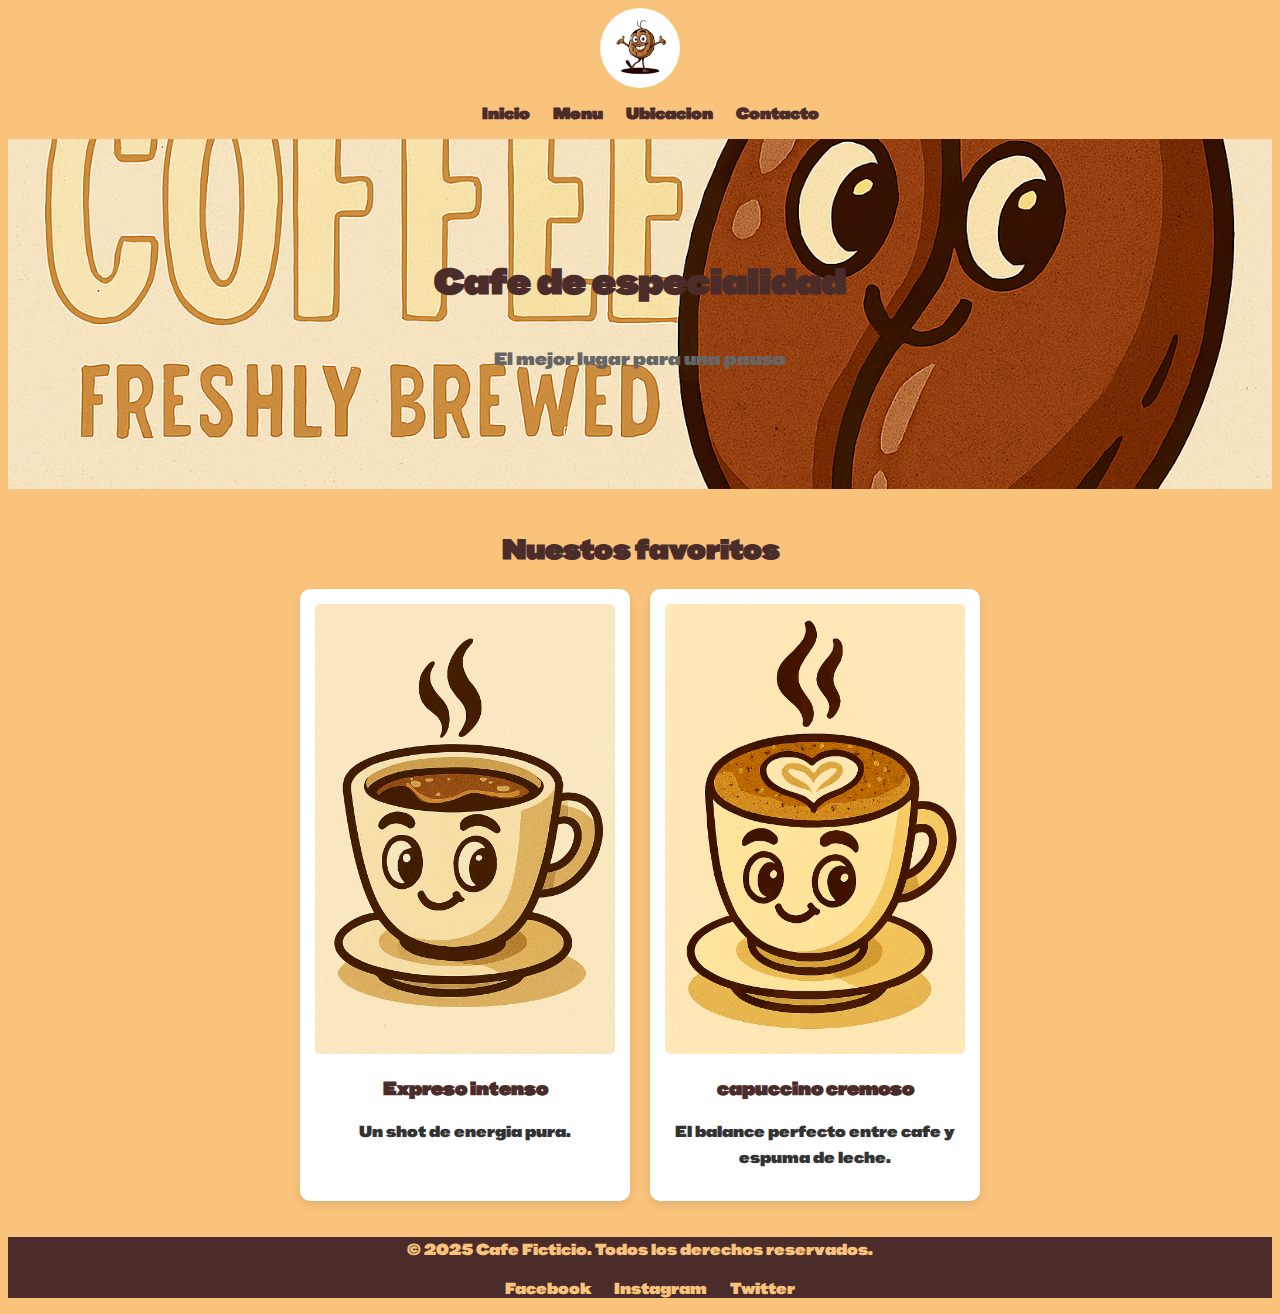
<file: primeraEntrega/index.html>
<!DOCTYPE html>
<html lang="en">

<head>
    <meta charset="UTF-8">
    <meta name="viewport" content="width=device-width, initial-scale=1.0">
    <title>Cafe loco</title>
    <!-- Fonts -->
    <link rel="preconnect" href="https://fonts.googleapis.com">
<link rel="preconnect" href="https://fonts.gstatic.com" crossorigin>
<link href="https://fonts.googleapis.com/css2?family=BBH+Sans+Hegarty&family=Gravitas+One&family=Roboto+Slab:wght@100..900&display=swap" rel="stylesheet">
<link href="https://fonts.googleapis.com/css2?family=BBH+Sans+Hegarty&family=DM+Serif+Display:ital@0;1&family=Gravitas+One&family=Roboto+Slab:wght@100..900&display=swap" rel="stylesheet">
<!-- CSS -->
    <link rel="stylesheet" href="styles/styles.css">
    
</head>

<body>
    <header>
        <img src="img/logo-cafe.png" alt="Logo de la empresa" class="logo">

        <nav class="navegador">
            <ul>
                <li><a href="index.html" class="link activo">Inicio</a></li>
                <li><a href="menu.html">Menu</a></li>
                <li><a href="ubicacion.html">Ubicacion</a></li>
                <li><a href="contacto.html">Contacto</a></li>
            </ul>
        </nav>
    </header>
    <main>
        <section class="seccion hero">
            <h1>Cafe de especialidad</h1>
            <p class="subtitulo">El mejor lugar para una pausa</p>
        </section>
        <section class="seccion destacados">
            <h2>Nuestos favoritos</h2>
            <div class="contenedor-tarjetas">
                <article class="tarjeta-producto">
                    <img src="img/expreso.png" alt="taza de cafe expreso" class="tarjeta-imagen">
                    <h3>Expreso intenso</h3>
                    <p>Un shot de energia pura.</p>
                </article>

                <article class="tarjeta-producto">
                    <img src="img/capuccino.png" alt="taza de capuccino" class="tarjeta-imagen">
                    <h3>capuccino cremoso</h3>
                    <p>El balance perfecto entre cafe y espuma de leche.</p>
                </article>
            </div>
        </section>
    </main>
    <footer>
        <p>© 2025 Cafe Ficticio. Todos los derechos reservados.</p>
        <ul class="redes-sociales">
            <li><a href="#">Facebook</a></li>
            <li><a href="#">Instagram</a></li>
            <li><a href="#">Twitter</a></li>
        </ul>
    </footer>






</body>

</html>
</file>
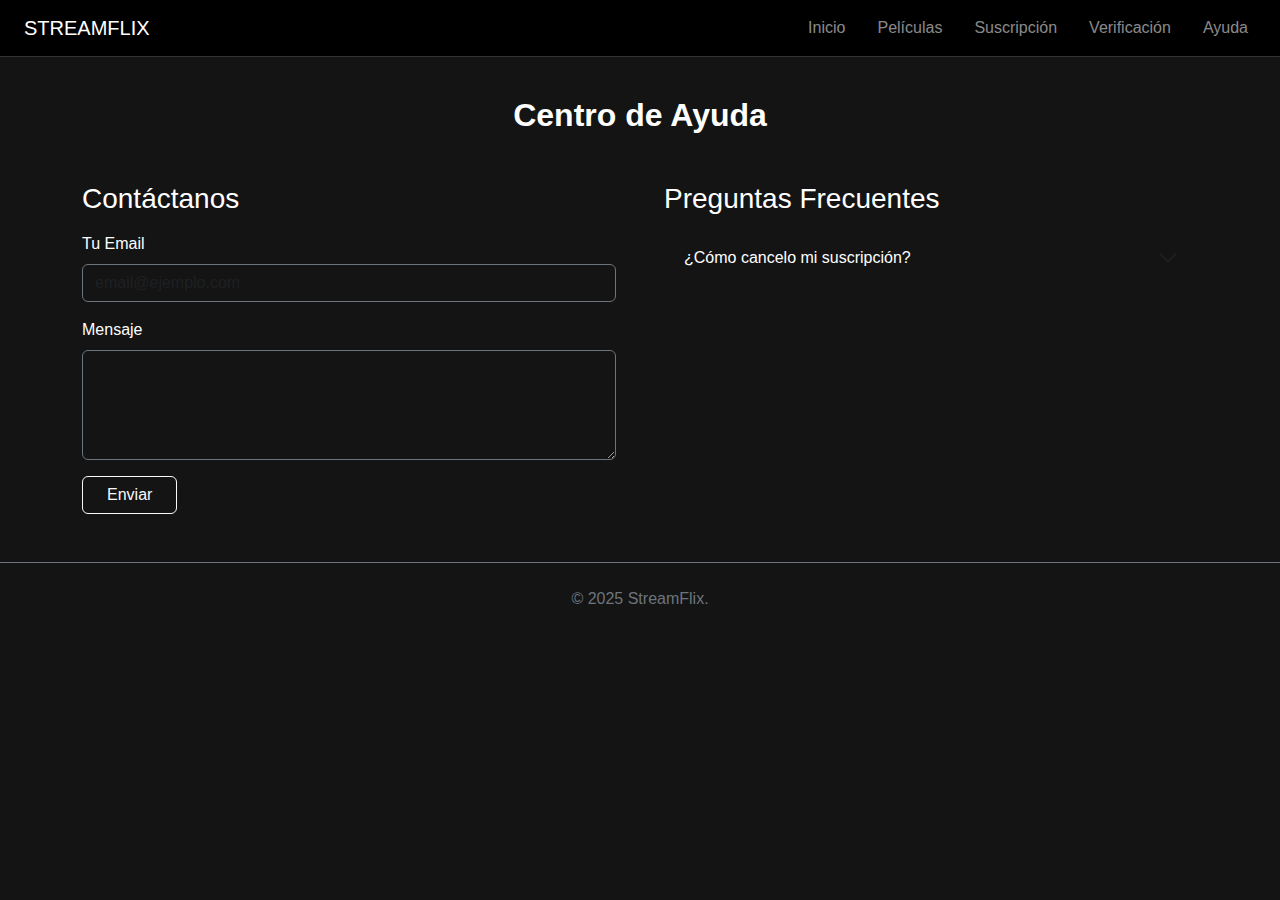
<file: pages/contacto.html>
<!DOCTYPE html>
<html lang="es">
<head>
    <meta charset="UTF-8">
    <meta name="viewport" content="width=device-width, initial-scale=1.0">
    <meta name="description" content="Centro de ayuda y soporte técnico de StreamFlix.">
    <title>StreamFlix - Ayuda</title>
    <link href="https://cdn.jsdelivr.net/npm/bootstrap@5.3.3/dist/css/bootstrap.min.css" rel="stylesheet">
    <link rel="stylesheet" href="../assets/css/style.css">
</head>
<body class="bg-dark text-white">

    <nav class="navbar navbar-expand-lg navbar-dark fixed-top bg-black" style="border-bottom: 1px solid #333;">
        <div class="container-fluid px-4">
            <a class="navbar-brand logo-text" href="../index.html">STREAMFLIX</a>
            <button class="navbar-toggler" type="button" data-bs-toggle="collapse" data-bs-target="#navbarNav">
                <span class="navbar-toggler-icon"></span>
            </button>
            <div class="collapse navbar-collapse justify-content-end" id="navbarNav">
                <ul class="navbar-nav gap-3">
    <li class="nav-item"><a class="nav-link" href="../index.html">Inicio</a></li>
    <li class="nav-item"><a class="nav-link" href="peliculas.html">Películas</a></li>
    <li class="nav-item"><a class="nav-link" href="suscripcion.html">Suscripción</a></li>
    <li class="nav-item"><a class="nav-link" href="kyc.html">Verificación</a></li>
    <li class="nav-item"><a class="nav-link" href="contacto.html">Ayuda</a></li>
</ul>
            </div>
        </div>
    </nav>

    <main class="container mt-5 pt-5">
        <h2 class="text-center mb-5 fw-bold">Centro de Ayuda</h2>
        <div class="row g-5">
            <div class="col-md-6">
                <h3 class="mb-3">Contáctanos</h3>
                <form>
                    <div class="mb-3">
                        <label class="form-label">Tu Email</label>
                        <input type="email" class="form-control bg-dark text-white border-secondary" placeholder="email@ejemplo.com">
                    </div>
                    <div class="mb-3">
                        <label class="form-label">Mensaje</label>
                        <textarea class="form-control bg-dark text-white border-secondary" rows="4"></textarea>
                    </div>
                    <button class="btn btn-outline-light px-4">Enviar</button>
                </form>
            </div>
            <div class="col-md-6">
                <h3 class="mb-3">Preguntas Frecuentes</h3>
                <div class="accordion accordion-flush" id="faqAccordion">
                    <div class="accordion-item bg-dark border-secondary">
                        <h2 class="accordion-header">
                            <button class="accordion-button collapsed bg-dark text-white shadow-none" type="button" data-bs-toggle="collapse" data-bs-target="#faq1">
                                ¿Cómo cancelo mi suscripción?
                            </button>
                        </h2>
                        <div id="faq1" class="accordion-collapse collapse" data-bs-parent="#faqAccordion">
                            <div class="accordion-body text-secondary">Puedes cancelar en cualquier momento desde tu perfil sin costo.</div>
                        </div>
                    </div>
                </div>
            </div>
        </div>
    </main>

    <footer class="text-center py-4 text-secondary border-top border-secondary mt-5">
        <p class="mb-0">© 2025 StreamFlix.</p>
    </footer>
    <script src="https://cdn.jsdelivr.net/npm/bootstrap@5.3.3/dist/js/bootstrap.bundle.min.js"></script>
</body>
</html>
</file>
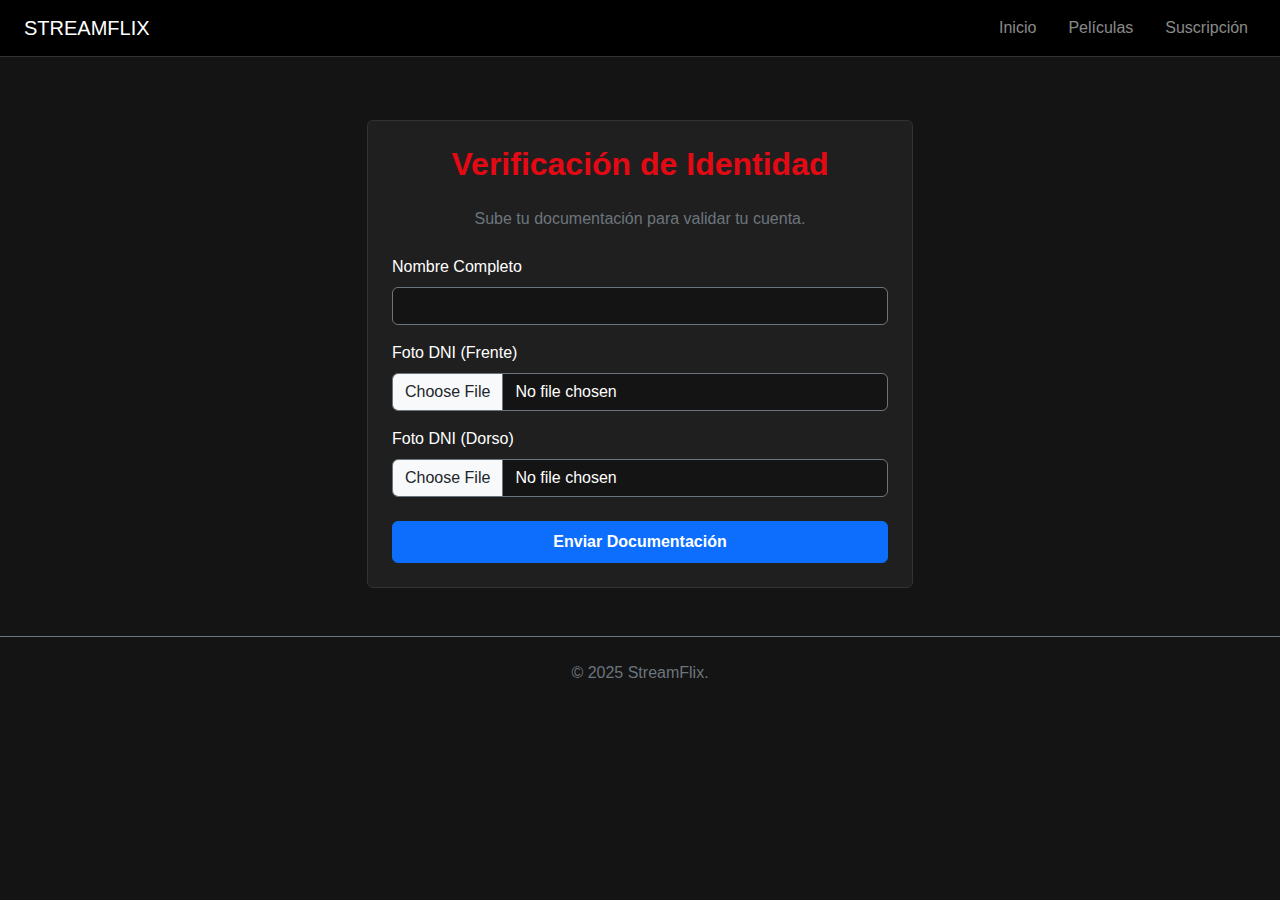
<file: pages/kyc.html>
<!DOCTYPE html>
<html lang="es">
<head>
    <meta charset="UTF-8">
    <meta name="viewport" content="width=device-width, initial-scale=1.0">
    <meta name="description" content="Verificación de identidad KYC para StreamFlix.">
    <title>StreamFlix - Verificación</title>
    <link href="https://cdn.jsdelivr.net/npm/bootstrap@5.3.3/dist/css/bootstrap.min.css" rel="stylesheet">
    <link rel="stylesheet" href="../assets/css/style.css">
</head>
<body class="bg-dark text-white">

    <nav class="navbar navbar-expand-lg navbar-dark fixed-top bg-black" style="border-bottom: 1px solid #333;">
        <div class="container-fluid px-4">
            <a class="navbar-brand logo-text" href="../index.html">STREAMFLIX</a>
            <button class="navbar-toggler" type="button" data-bs-toggle="collapse" data-bs-target="#navbarNav">
                <span class="navbar-toggler-icon"></span>
            </button>
            <div class="collapse navbar-collapse justify-content-end" id="navbarNav">
                <ul class="navbar-nav gap-3">
                    <li class="nav-item"><a class="nav-link" href="../index.html">Inicio</a></li>
                    <li class="nav-item"><a class="nav-link" href="peliculas.html">Películas</a></li>
                    <li class="nav-item"><a class="nav-link" href="suscripcion.html">Suscripción</a></li>
                </ul>
            </div>
        </div>
    </nav>

    <main class="container mt-5 pt-5">
        <div class="row justify-content-center">
            <div class="col-md-8 col-lg-6">
                <div class="card bg-secondary text-white p-4 mt-4" style="background-color: #1f1f1f !important; border: 1px solid #333;">
                    <h2 class="text-center text-primary mb-4 fw-bold">Verificación de Identidad</h2>
                    <p class="text-center text-secondary mb-4">Sube tu documentación para validar tu cuenta.</p>
                    <form>
                        <div class="mb-3">
                            <label class="form-label">Nombre Completo</label>
                            <input type="text" class="form-control bg-dark text-white border-secondary" required>
                        </div>
                        <div class="mb-3">
                            <label class="form-label">Foto DNI (Frente)</label>
                            <input class="form-control bg-dark text-white border-secondary" type="file" required>
                        </div>
                        <div class="mb-4">
                            <label class="form-label">Foto DNI (Dorso)</label>
                            <input class="form-control bg-dark text-white border-secondary" type="file" required>
                        </div>
                        <button type="submit" class="btn btn-primary w-100 fw-bold py-2">Enviar Documentación</button>
                    </form>
                </div>
            </div>
        </div>
    </main>

    <footer class="text-center py-4 text-secondary border-top border-secondary mt-5">
        <p class="mb-0">© 2025 StreamFlix.</p>
    </footer>
    <script src="https://cdn.jsdelivr.net/npm/bootstrap@5.3.3/dist/js/bootstrap.bundle.min.js"></script>
</body>
</html>
</file>
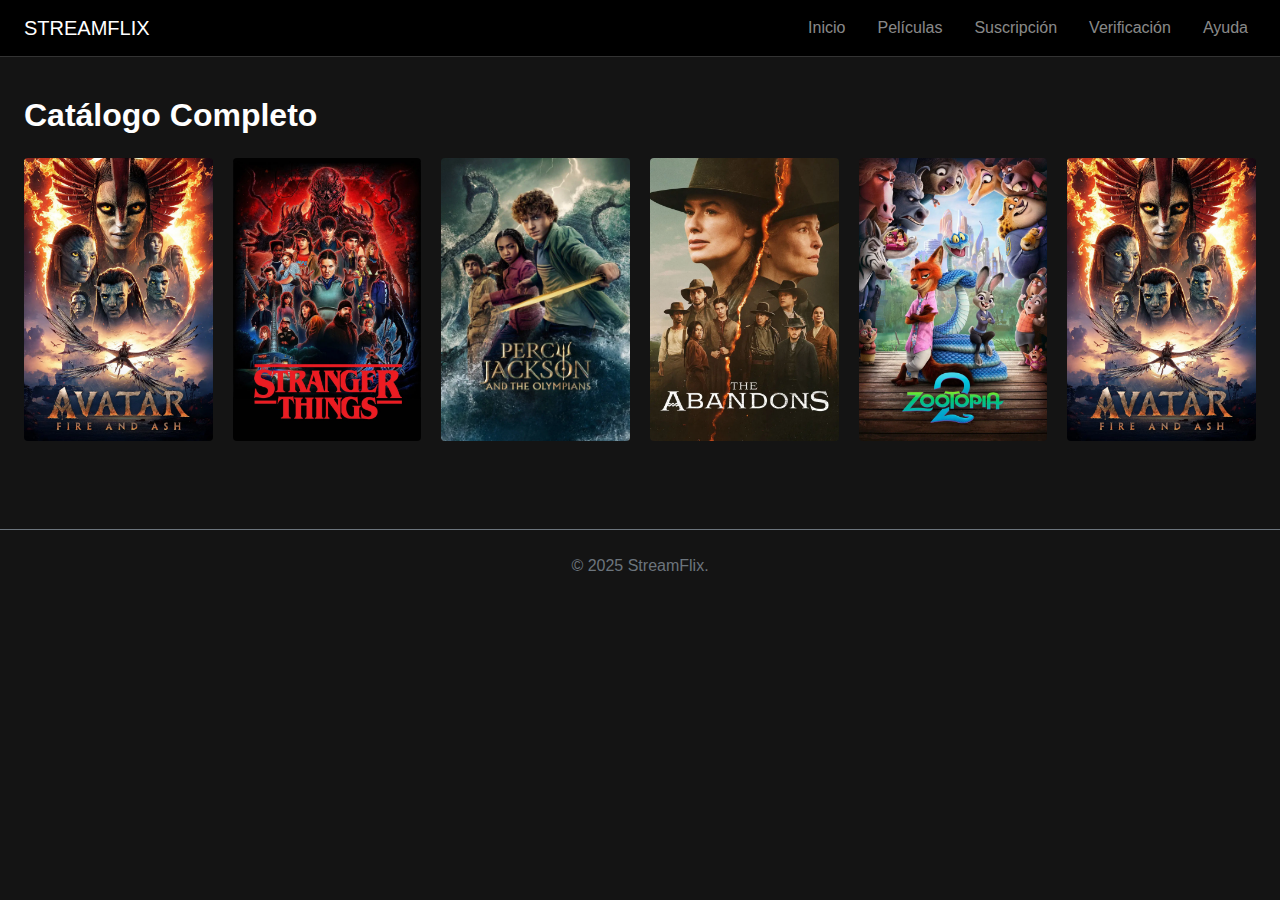
<file: pages/peliculas.html>
<!DOCTYPE html>
<html lang="es">
<head>
    <meta charset="UTF-8">
    <meta name="viewport" content="width=device-width, initial-scale=1.0">
    <meta name="description" content="Catálogo completo de películas y series en StreamFlix. Acción, drama, terror y más.">
<meta name="keywords" content="películas, series, streaming, ver online, cine, avatar">
    <title>StreamFlix - Películas</title>
    <link href="https://cdn.jsdelivr.net/npm/bootstrap@5.3.3/dist/css/bootstrap.min.css" rel="stylesheet">
    <link rel="stylesheet" href="../assets/css/style.css">
</head>
<body class="bg-dark text-white">

    <nav class="navbar navbar-expand-lg navbar-dark fixed-top bg-black" style="border-bottom: 1px solid #333;">
        <div class="container-fluid px-4">
            <a class="navbar-brand logo-text" href="../index.html">STREAMFLIX</a>
            
            <button class="navbar-toggler" type="button" data-bs-toggle="collapse" data-bs-target="#navbarNav">
                <span class="navbar-toggler-icon"></span>
            </button>

            <div class="collapse navbar-collapse justify-content-end" id="navbarNav">
                <ul class="navbar-nav gap-3">
    <li class="nav-item"><a class="nav-link" href="../index.html">Inicio</a></li>
    <li class="nav-item"><a class="nav-link" href="peliculas.html">Películas</a></li>
    <li class="nav-item"><a class="nav-link" href="suscripcion.html">Suscripción</a></li>
    <li class="nav-item"><a class="nav-link" href="kyc.html">Verificación</a></li>
    <li class="nav-item"><a class="nav-link" href="contacto.html">Ayuda</a></li>
</ul>
            </div>
        </div>
    </nav>

    <main class="container-fluid px-4 mt-5 pt-5">
        <h2 class="mb-4 fw-bold">Catálogo Completo</h2>
        
        <div class="movies-grid">
            <article class="movie-card">
                <img src="../assets/img/posters/avatar.webp" alt="Avatar" class="movie-img">
            </article>
            <article class="movie-card">
                <img src="../assets/img/posters/ST.webp" alt="Stranger Things" class="movie-img">
            </article>
            <article class="movie-card">
                <img src="../assets/img/posters/percy.webp" alt="Percy Jackson" class="movie-img">
            </article>
            <article class="movie-card">
                <img src="../assets/img/posters/abandons.webp" alt="Abandons" class="movie-img">
            </article>
            <article class="movie-card">
                <img src="../assets/img/posters/zoo2.webp" alt="Zoolander" class="movie-img">
            </article>
            
            <article class="movie-card">
                <img src="../assets/img/posters/avatar.webp" alt="Avatar" class="movie-img">
            </article>
        </div>
    </main>

    <footer class="text-center py-4 text-secondary border-top border-secondary mt-5">
        <p class="mb-0">© 2025 StreamFlix.</p>
    </footer>

    <script src="https://cdn.jsdelivr.net/npm/bootstrap@5.3.3/dist/js/bootstrap.bundle.min.js"></script>
</body>
</html>
</file>
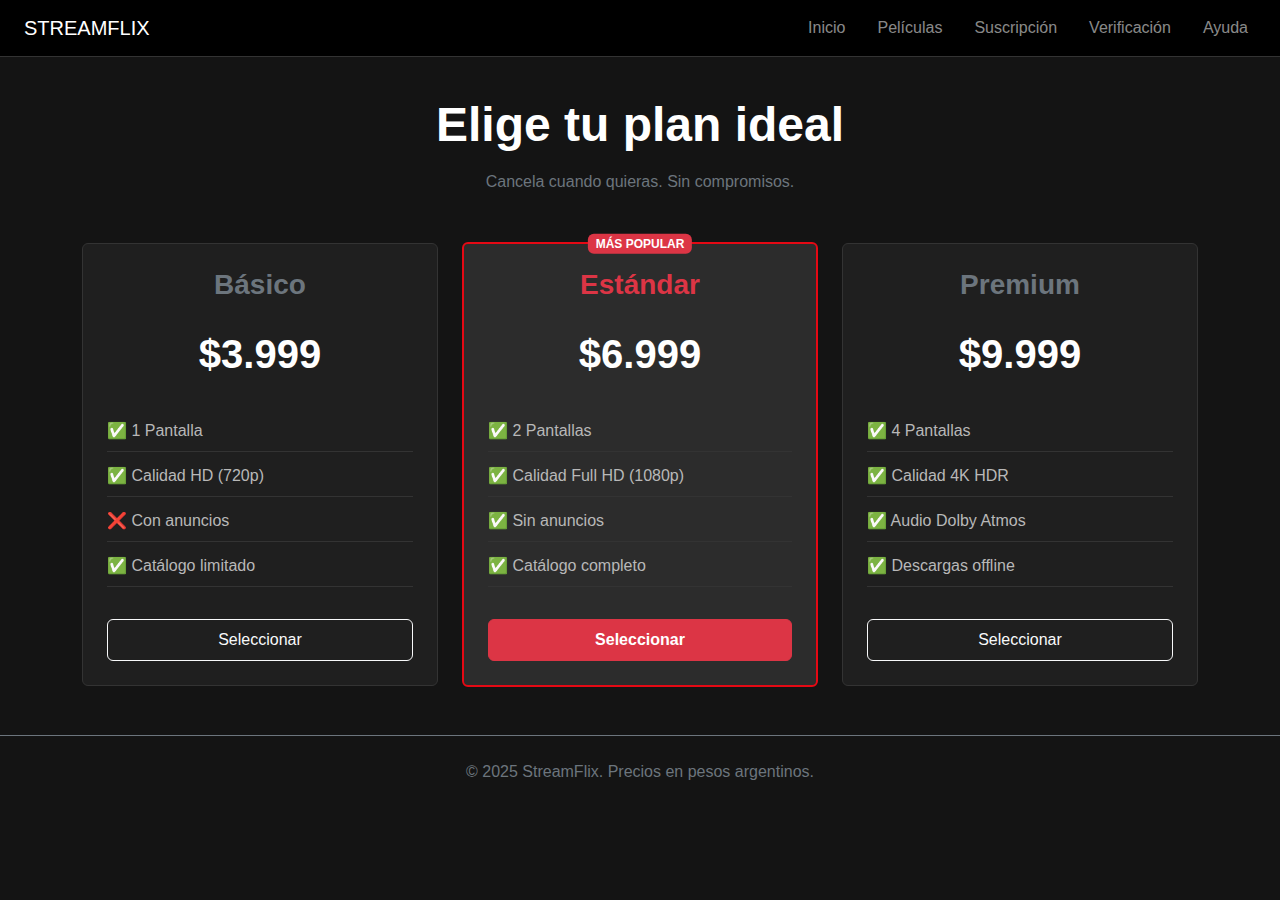
<file: pages/suscripcion.html>
<!DOCTYPE html>
<html lang="es">
<head>
    <meta charset="UTF-8">
    <meta name="viewport" content="width=device-width, initial-scale=1.0">
    <meta name="description" content="Conoce los planes de suscripción de StreamFlix. Precios accesibles y contenido en 4K.">
<meta name="keywords" content="precios, planes, suscripción, streamflix, 4k, barato">
    <title>StreamFlix - Planes</title>
    <link href="https://cdn.jsdelivr.net/npm/bootstrap@5.3.3/dist/css/bootstrap.min.css" rel="stylesheet">
    <link rel="stylesheet" href="../assets/css/style.css">
</head>
<body class="bg-dark text-white">

    <nav class="navbar navbar-expand-lg navbar-dark fixed-top bg-black" style="border-bottom: 1px solid #333;">
        <div class="container-fluid px-4">
            <a class="navbar-brand logo-text" href="../index.html">STREAMFLIX</a>
            <button class="navbar-toggler" type="button" data-bs-toggle="collapse" data-bs-target="#navbarNav">
                <span class="navbar-toggler-icon"></span>
            </button>
            <div class="collapse navbar-collapse justify-content-end" id="navbarNav">
                <ul class="navbar-nav gap-3">
    <li class="nav-item"><a class="nav-link" href="../index.html">Inicio</a></li>
    <li class="nav-item"><a class="nav-link" href="peliculas.html">Películas</a></li>
    <li class="nav-item"><a class="nav-link" href="suscripcion.html">Suscripción</a></li>
    <li class="nav-item"><a class="nav-link" href="kyc.html">Verificación</a></li>
    <li class="nav-item"><a class="nav-link" href="contacto.html">Ayuda</a></li>
</ul>
            </div>
        </div>
    </nav>

    <main class="container mt-5 pt-5 text-center">
        <h2 class="display-5 fw-bold mb-3">Elige tu plan ideal</h2>
        <p class="text-secondary mb-5">Cancela cuando quieras. Sin compromisos.</p>

        <div class="row justify-content-center align-items-center g-4">
            
            <div class="col-md-4">
                <div class="card pricing-card p-4">
                    <h3 class="fw-bold text-secondary">Básico</h3>
                    <div class="price-text">$3.999</div>
                    <ul class="feature-list">
                        <li>✅ 1 Pantalla</li>
                        <li>✅ Calidad HD (720p)</li>
                        <li>❌ Con anuncios</li>
                        <li>✅ Catálogo limitado</li>
                    </ul>
                    <button class="btn btn-outline-light w-100 py-2">Seleccionar</button>
                </div>
            </div>

            <div class="col-md-4">
                <div class="card pricing-card recommended p-4 position-relative">
                    <span class="badge bg-danger position-absolute top-0 start-50 translate-middle">MÁS POPULAR</span>
                    <h3 class="fw-bold text-danger">Estándar</h3>
                    <div class="price-text">$6.999</div>
                    <ul class="feature-list">
                        <li>✅ 2 Pantallas</li>
                        <li>✅ Calidad Full HD (1080p)</li>
                        <li>✅ Sin anuncios</li>
                        <li>✅ Catálogo completo</li>
                    </ul>
                    <button class="btn btn-danger w-100 py-2 fw-bold">Seleccionar</button>
                </div>
            </div>

            <div class="col-md-4">
                <div class="card pricing-card p-4">
                    <h3 class="fw-bold text-secondary">Premium</h3>
                    <div class="price-text">$9.999</div>
                    <ul class="feature-list">
                        <li>✅ 4 Pantallas</li>
                        <li>✅ Calidad 4K HDR</li>
                        <li>✅ Audio Dolby Atmos</li>
                        <li>✅ Descargas offline</li>
                    </ul>
                    <button class="btn btn-outline-light w-100 py-2">Seleccionar</button>
                </div>
            </div>

        </div>
    </main>

    <footer class="text-center py-4 text-secondary border-top border-secondary mt-5">
        <p class="mb-0">© 2025 StreamFlix. Precios en pesos argentinos.</p>
    </footer>

    <script src="https://cdn.jsdelivr.net/npm/bootstrap@5.3.3/dist/js/bootstrap.bundle.min.js"></script>
</body>
</html>
</file>
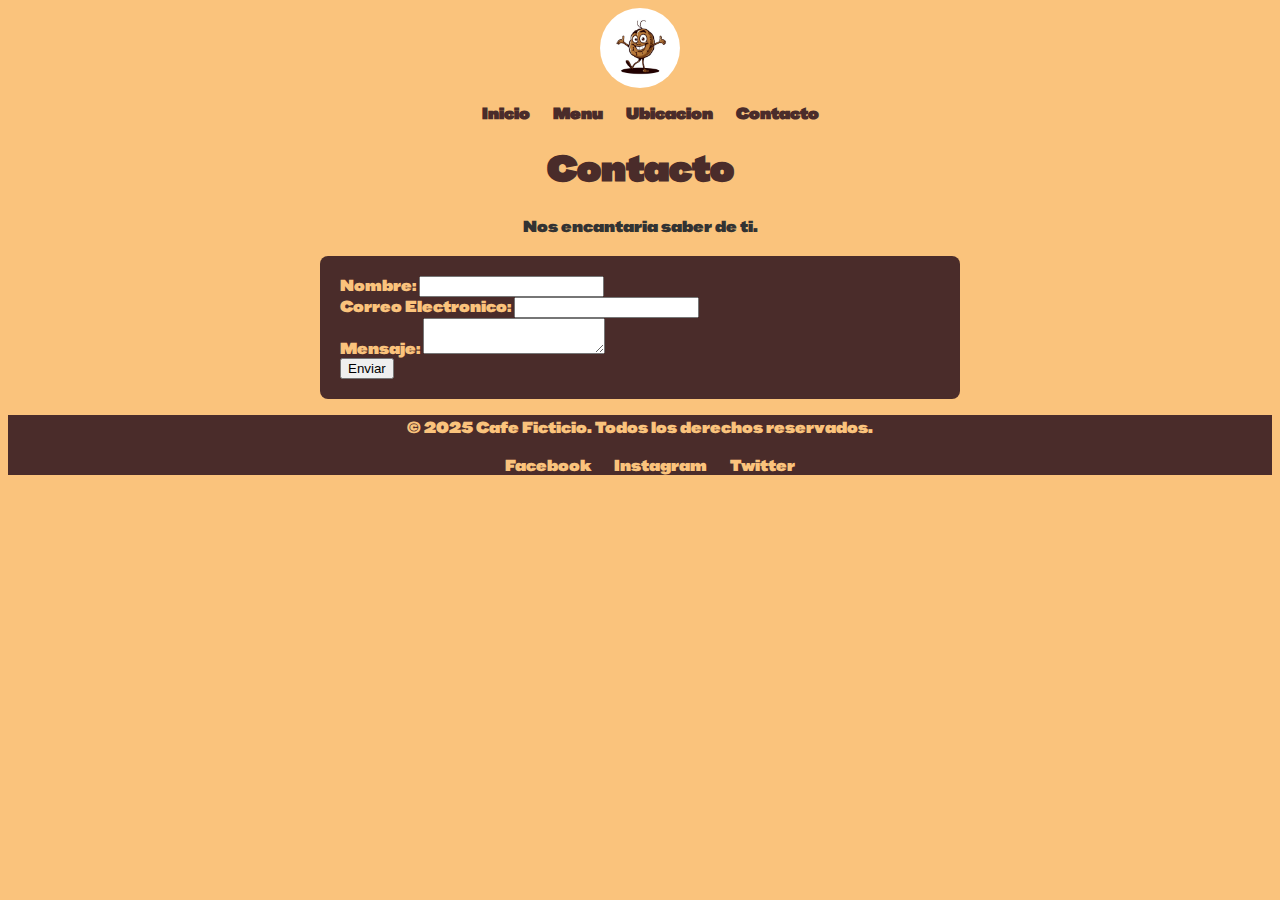
<file: primeraEntrega/contacto.html>
<!DOCTYPE html>
<html lang="en">

<head>
    <meta charset="UTF-8">
    <meta name="viewport" content="width=device-width, initial-scale=1.0">
    <title>Contacto</title>
    <!-- Fonts -->
    <link rel="preconnect" href="https://fonts.googleapis.com">
<link rel="preconnect" href="https://fonts.gstatic.com" crossorigin>
<link href="https://fonts.googleapis.com/css2?family=BBH+Sans+Hegarty&family=Gravitas+One&family=Roboto+Slab:wght@100..900&display=swap" rel="stylesheet">
<!-- CSS -->
    <link rel="stylesheet" href="styles/styles.css">
</head>

<body>
    <header>
        <img src="img/logo-cafe.png" alt="Logo de la empresa" class="logo">
        <nav class="navegador">
            <ul>
                <li><a href="index.html" class="link">Inicio</a></li>
                <li><a href="menu.html" class="link">Menu</a></li>
                <li><a href="ubicacion.html" class="link">Ubicacion</a></li>
                <li><a href="contacto.html" class="link activo">Contacto</a></li>
            </ul>
        </nav>
    </header>
    <main>
        <h1>Contacto</h1>
        <p>Nos encantaria saber de ti.</p>
        <form action="#" method="post" class = "formulario-contacto">
            <div>
                <label for="nombre">Nombre:</label>
                <input type="text" id="nombre" name="nombre" required>
            </div>
            <div>
                <label for="email">Correo Electronico:</label>
                <input type="email" id="email" name="email" required>
            </div>
            <div>
                <label for="mensaje">Mensaje:</label>
                <textarea id="mensaje" name="mensaje" required></textarea>
            </div>
            <div>
                <button type="submit" class="boton-enviar">Enviar</button>
            </div>
        </form>
        </main>

        <footer>
            <p>© 2025 Cafe Ficticio. Todos los derechos reservados.</p>
            <ul class="redes-sociales">
                <li><a href="#">Facebook</a></li>
                <li><a href="#">Instagram</a></li>
                <li><a href="#">Twitter</a></li>
            </ul>
        </footer>

</body>

</html>
</file>
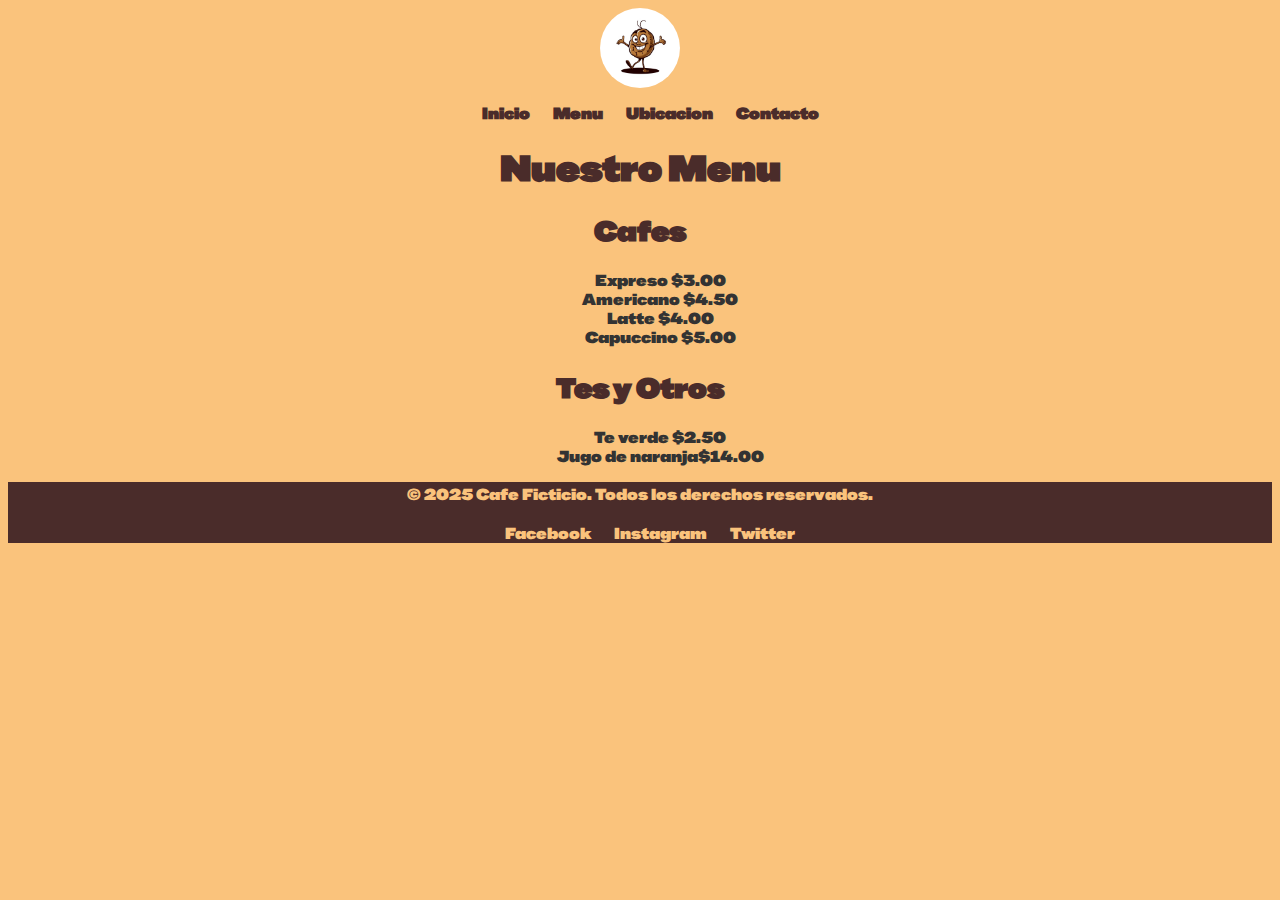
<file: primeraEntrega/menu.html>
<!DOCTYPE html>
<html lang="en">

<head>
    <meta charset="UTF-8">
    <meta name="viewport" content="width=device-width, initial-scale=1.0">
    <title>Nuestro menu</title>
    <!-- Fonts -->
    <link rel="preconnect" href="https://fonts.googleapis.com">
<link rel="preconnect" href="https://fonts.gstatic.com" crossorigin>
<link href="https://fonts.googleapis.com/css2?family=BBH+Sans+Hegarty&family=Gravitas+One&family=Roboto+Slab:wght@100..900&display=swap" rel="stylesheet">
<!-- CSS -->
    <link rel="stylesheet" href="styles/styles.css">
</head>

<body>
    <header>
        <img src="img/logo-cafe.png" alt="Logo de la empresa" class="logo">
        <nav class="navegador">
            <ul>
                <li><a href="index.html" class="link">Inicio</a></li>
                <li><a href="menu.html" class="link activo">Menu</a></li>
                <li><a href="ubicacion.html">Ubicacion</a></li>
                <li><a href="contacto.html">Contacto</a></li>
            </ul>
        </nav>
    </header>
    <main>
        <h1>Nuestro Menu</h1>

        <section>
            <h2>Cafes</h2>
            <ul class="lista-menu">
                <li>Expreso <span>$3.00</span></li>
                <li>Americano <span>$4.50</span></li>
                <li>Latte <span>$4.00</span></li>
                <li>Capuccino <span>$5.00</span></li>
            </ul>
        </section>
        <section>
            <h2>Tes y Otros</h2>
            <ul class="lista-menu">
                <li>Te verde <span>$2.50</span></li>
                <li>Jugo de naranja<span>$14.00</span></li>
            </ul>
        </section>
    </main>

    <footer>
        <p>© 2025 Cafe Ficticio. Todos los derechos reservados.</p>
        <ul class="redes-sociales">
            <li><a href="#">Facebook</a></li>
            <li><a href="#">Instagram</a></li>
            <li><a href="#">Twitter</a></li>
        </ul>
    </footer>
</body>

</html>
</file>
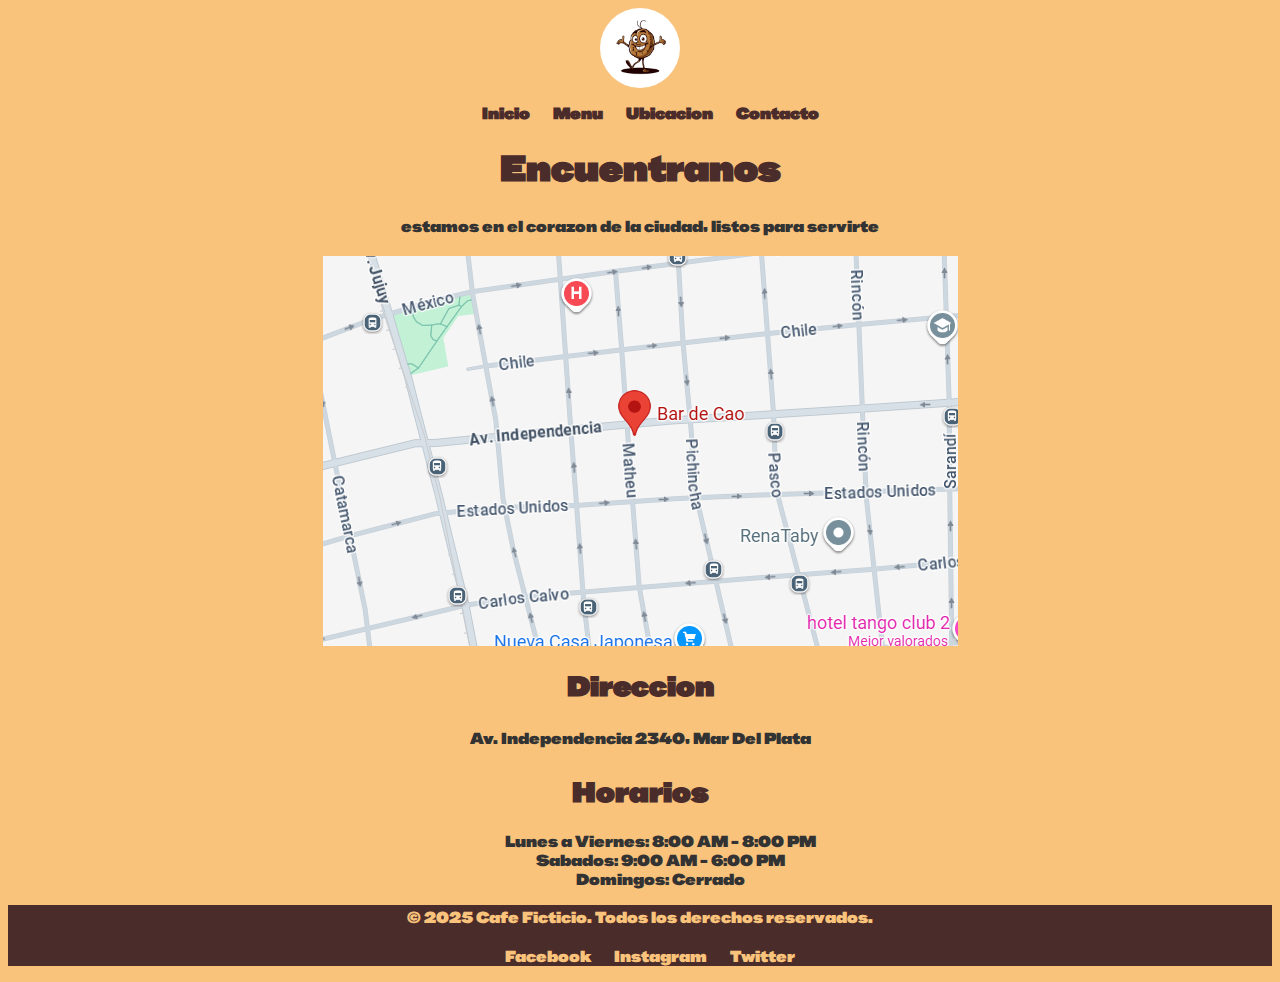
<file: primeraEntrega/ubicacion.html>
<!DOCTYPE html>
<html lang="en">
<head>
    <meta charset="UTF-8">
    <meta name="viewport" content="width=device-width, initial-scale=1.0">
    <title>Ubicacion</title>
    <!-- Fonts -->
    <link rel="preconnect" href="https://fonts.googleapis.com">
<link rel="preconnect" href="https://fonts.gstatic.com" crossorigin>
<link href="https://fonts.googleapis.com/css2?family=BBH+Sans+Hegarty&family=Gravitas+One&family=Roboto+Slab:wght@100..900&display=swap" rel="stylesheet">
<!-- CSS -->
<link rel="stylesheet" href="styles/styles.css">
</head>
<body>
    <header>
        <img src="img/logo-cafe.png" alt="Logo de la empresa" class="logo">
        <nav class="navegador">
            <ul>
                <li><a href="index.html" class="link">Inicio</a></li>
                <li><a href="menu.html" class="link">Menu</a></li>
                <li><a href="ubicacion.html" class="link activo">Ubicacion</a></li>
                <li><a href="contacto.html">Contacto</a></li>
            </ul>
            </nav>
    </header>

    <main>
        <h1>Encuentranos</h1>
        <p>estamos en el corazon de la ciudad, listos para servirte</p>

        <img src="img/mapa-cafe.png" alt ="Mapa de ubicacion" class="imagen-mapa">

        <h2>Direccion</h2>
        <p>Av. Independencia 2340, Mar Del Plata</p>
        <h2>Horarios</h2>
        <ul class ="lista-horarios">
            <li>Lunes a Viernes: 8:00 AM - 8:00 PM</li>
            <li>Sabados: 9:00 AM - 6:00 PM</li>
            <li>Domingos: Cerrado</li>
        </ul>
    </main>
    <footer>
        <p>© 2025 Cafe Ficticio. Todos los derechos reservados.</p>
        <ul class="redes-sociales">
            <li><a href="#">Facebook</a></li>
            <li><a href="#">Instagram</a></li>
            <li><a href="#">Twitter</a></li>
        </ul>
    </footer>
</body>
</html>
</file>
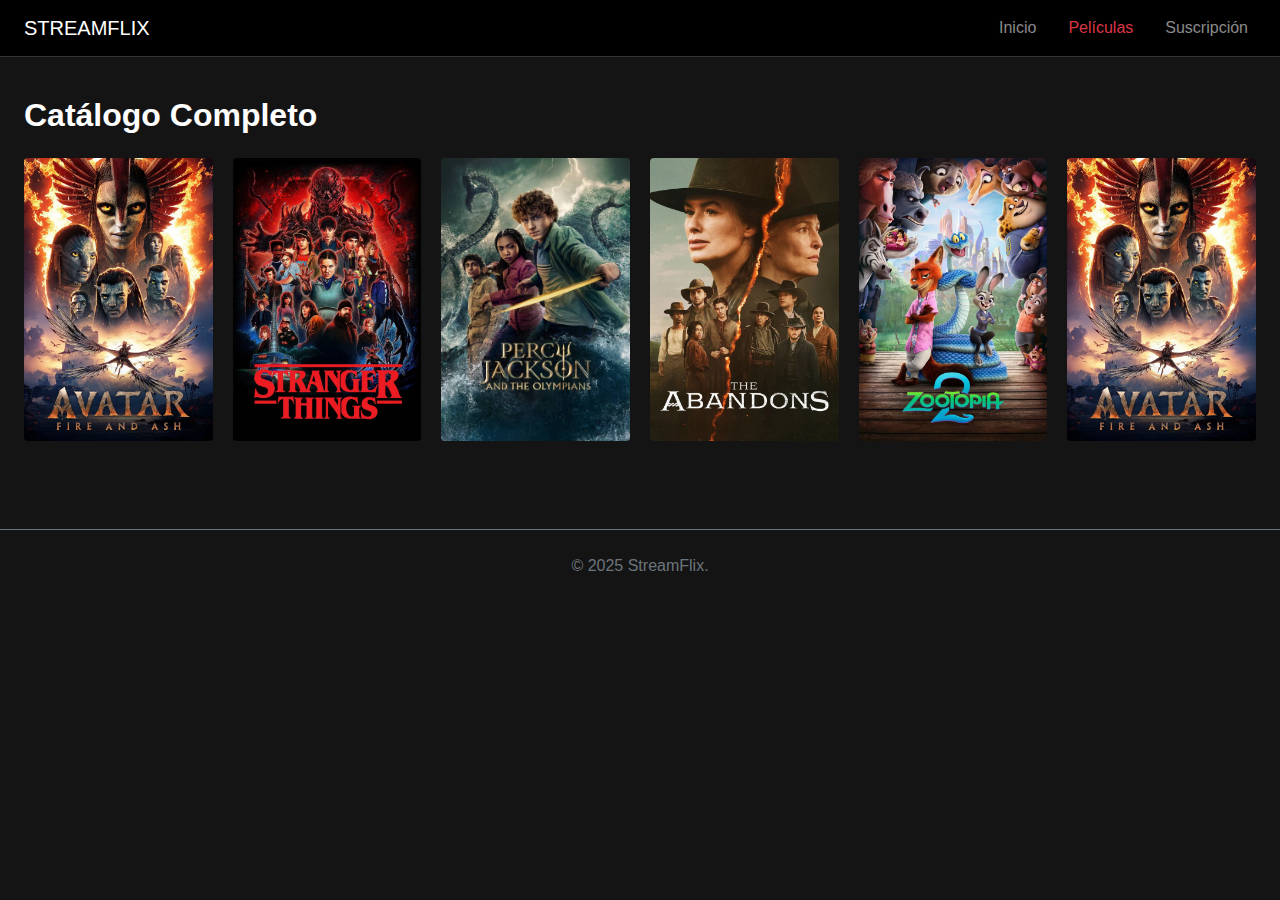
<file: nuevoProyecto/pages/peliculas.html>
<!DOCTYPE html>
<html lang="es">
<head>
    <meta charset="UTF-8">
    <meta name="viewport" content="width=device-width, initial-scale=1.0">
    <title>StreamFlix - Películas</title>
    <link href="https://cdn.jsdelivr.net/npm/bootstrap@5.3.3/dist/css/bootstrap.min.css" rel="stylesheet">
    <link rel="stylesheet" href="../assets/css/style.css">
</head>
<body class="bg-dark text-white">

    <nav class="navbar navbar-expand-lg navbar-dark fixed-top bg-black" style="border-bottom: 1px solid #333;">
        <div class="container-fluid px-4">
            <a class="navbar-brand logo-text" href="../index.html">STREAMFLIX</a>
            
            <button class="navbar-toggler" type="button" data-bs-toggle="collapse" data-bs-target="#navbarNav">
                <span class="navbar-toggler-icon"></span>
            </button>

            <div class="collapse navbar-collapse justify-content-end" id="navbarNav">
                <ul class="navbar-nav gap-3">
                    <li class="nav-item"><a class="nav-link" href="../index.html">Inicio</a></li>
                    <li class="nav-item"><a class="nav-link active text-danger" href="peliculas.html">Películas</a></li>
                    <li class="nav-item"><a class="nav-link" href="suscripcion.html">Suscripción</a></li>
                </ul>
            </div>
        </div>
    </nav>

    <main class="container-fluid px-4 mt-5 pt-5">
        <h2 class="mb-4 fw-bold">Catálogo Completo</h2>
        
        <div class="movies-grid">
            <article class="movie-card">
                <img src="../assets/img/posters/avatar.webp" alt="Avatar" class="movie-img">
            </article>
            <article class="movie-card">
                <img src="../assets/img/posters/ST.webp" alt="Stranger Things" class="movie-img">
            </article>
            <article class="movie-card">
                <img src="../assets/img/posters/percy.webp" alt="Percy Jackson" class="movie-img">
            </article>
            <article class="movie-card">
                <img src="../assets/img/posters/abandons.webp" alt="Abandons" class="movie-img">
            </article>
            <article class="movie-card">
                <img src="../assets/img/posters/zoo2.webp" alt="Zoolander" class="movie-img">
            </article>
            
            <article class="movie-card">
                <img src="../assets/img/posters/avatar.webp" alt="Avatar" class="movie-img">
            </article>
        </div>
    </main>

    <footer class="text-center py-4 text-secondary border-top border-secondary mt-5">
        <p class="mb-0">© 2025 StreamFlix.</p>
    </footer>

    <script src="https://cdn.jsdelivr.net/npm/bootstrap@5.3.3/dist/js/bootstrap.bundle.min.js"></script>
</body>
</html>
</file>
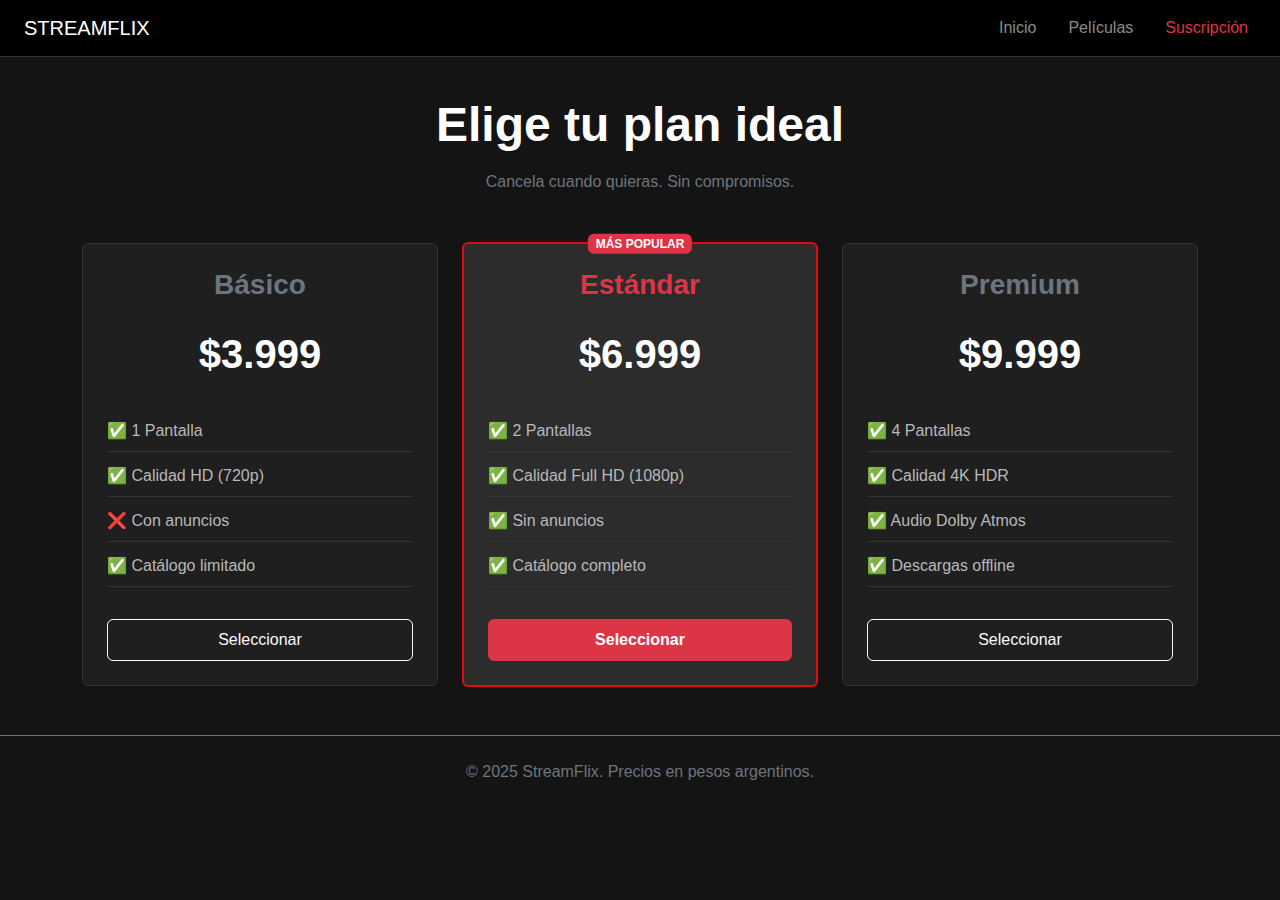
<file: nuevoProyecto/pages/suscripcion.html>
<!DOCTYPE html>
<html lang="es">
<head>
    <meta charset="UTF-8">
    <meta name="viewport" content="width=device-width, initial-scale=1.0">
    <title>StreamFlix - Planes</title>
    <link href="https://cdn.jsdelivr.net/npm/bootstrap@5.3.3/dist/css/bootstrap.min.css" rel="stylesheet">
    <link rel="stylesheet" href="../assets/css/style.css">
</head>
<body class="bg-dark text-white">

    <nav class="navbar navbar-expand-lg navbar-dark fixed-top bg-black" style="border-bottom: 1px solid #333;">
        <div class="container-fluid px-4">
            <a class="navbar-brand logo-text" href="../index.html">STREAMFLIX</a>
            <button class="navbar-toggler" type="button" data-bs-toggle="collapse" data-bs-target="#navbarNav">
                <span class="navbar-toggler-icon"></span>
            </button>
            <div class="collapse navbar-collapse justify-content-end" id="navbarNav">
                <ul class="navbar-nav gap-3">
                    <li class="nav-item"><a class="nav-link" href="../index.html">Inicio</a></li>
                    <li class="nav-item"><a class="nav-link" href="peliculas.html">Películas</a></li>
                    <li class="nav-item"><a class="nav-link active text-danger" href="suscripcion.html">Suscripción</a></li>
                </ul>
            </div>
        </div>
    </nav>

    <main class="container mt-5 pt-5 text-center">
        <h2 class="display-5 fw-bold mb-3">Elige tu plan ideal</h2>
        <p class="text-secondary mb-5">Cancela cuando quieras. Sin compromisos.</p>

        <div class="row justify-content-center align-items-center g-4">
            
            <div class="col-md-4">
                <div class="card pricing-card p-4">
                    <h3 class="fw-bold text-secondary">Básico</h3>
                    <div class="price-text">$3.999</div>
                    <ul class="feature-list">
                        <li>✅ 1 Pantalla</li>
                        <li>✅ Calidad HD (720p)</li>
                        <li>❌ Con anuncios</li>
                        <li>✅ Catálogo limitado</li>
                    </ul>
                    <button class="btn btn-outline-light w-100 py-2">Seleccionar</button>
                </div>
            </div>

            <div class="col-md-4">
                <div class="card pricing-card recommended p-4 position-relative">
                    <span class="badge bg-danger position-absolute top-0 start-50 translate-middle">MÁS POPULAR</span>
                    <h3 class="fw-bold text-danger">Estándar</h3>
                    <div class="price-text">$6.999</div>
                    <ul class="feature-list">
                        <li>✅ 2 Pantallas</li>
                        <li>✅ Calidad Full HD (1080p)</li>
                        <li>✅ Sin anuncios</li>
                        <li>✅ Catálogo completo</li>
                    </ul>
                    <button class="btn btn-danger w-100 py-2 fw-bold">Seleccionar</button>
                </div>
            </div>

            <div class="col-md-4">
                <div class="card pricing-card p-4">
                    <h3 class="fw-bold text-secondary">Premium</h3>
                    <div class="price-text">$9.999</div>
                    <ul class="feature-list">
                        <li>✅ 4 Pantallas</li>
                        <li>✅ Calidad 4K HDR</li>
                        <li>✅ Audio Dolby Atmos</li>
                        <li>✅ Descargas offline</li>
                    </ul>
                    <button class="btn btn-outline-light w-100 py-2">Seleccionar</button>
                </div>
            </div>

        </div>
    </main>

    <footer class="text-center py-4 text-secondary border-top border-secondary mt-5">
        <p class="mb-0">© 2025 StreamFlix. Precios en pesos argentinos.</p>
    </footer>

    <script src="https://cdn.jsdelivr.net/npm/bootstrap@5.3.3/dist/js/bootstrap.bundle.min.js"></script>
</body>
</html>
</file>
<file: primeraEntrega/styles/styles.css>
/* style.css - Estilos para el sitio web Cafe Loco */
.logo {
    height: 80px;
    /* altura fija*/
    width: auto;
    /* El ancho se ajusta solo para mantener la proporción */
    display: block;
    /* Lo convertimos en bloque para poder centrarlo */
    margin-left: auto;
    /* Centramos la imagen horizontalmente */
    margin-right: auto;
    /* Centramos la imagen horizontalmente */
    border-radius: 50%;
    /* Hacemos la imagen circular */
}

/* ------------------*/
/* Estilos globales (body) */
/* ------------------*/
body {
     font-family: "BBH Sans Hegarty", sans-serif;
    /*Colores Base*/
    background-color: #fac37c;
    color: #333333;
}

/* ------------------*/
/* Modificadores de texto */
/* ------------------*/
h1,
h2,
h3 {
    /* Fuente para titulos, mas decorativa */
    font-family: "BBH Sans Hegarty", sans-serif;
    color: #4a2c2a;
    /* Color marron oscuro */
    text-align: center;
    /*Centrar titulos */
}

h1 {
    font-size: 36px
}

h2 {
    font-size: 28px;
}

p {
    font-size: 16px;
    line-height: 1.6;
    /* Mejorar legibilidad */
    text-align: center;
}

.subtitulo {
    color: #666;
    font-size: 18px;
}

/* ------------------*/
/* Estilos para el header */
/* ------------------*/
header {
    background-color: #fac37c;
}

.navegador ul {
    list-style-type: none;
    text-align: center;
    
}

.navegador li {
    display: inline-block;
    margin-right: 20px;
}

.navegador a {
    text-decoration: none;
    color: #4a2c2a;
    font-weight: bold;
    /*texto en negrita */
}

.navegador a:hover {
    color: #8c5a4f;
    /* Color mas claro al pasar el mouse */
}

.link-activo {
    color: #d9534f;
    /* Color rojo para el link activo */
}



/* ------------------*/
/* Estilos para el footer */
/* ------------------*/
footer {
    background-color: #4a2c2a;
    color: #fac37c;
    text-align: center;
}

.redes-sociales {
    list-style-type: none;

}

.redes-sociales li {
    display: inline-block;
    margin-right: 20px;
}

.redes-sociales a {
    color: #fac37c;
    text-decoration: none;
}

.redes-sociales a:hover {
    text-decoration: underline;
}

/*-- ------------------*/
/* Estilos secciones */
/* ------------------*/
.seccion.destacados {
    padding-top: 20px;
    padding-bottom: 20px;
}

.contenedor-tarjetas {
    display: flex;
    justify-content: center;
    flex-wrap: wrap;
    gap: 20px;
}

.tarjeta-producto {
    background-color: #ffffff;
    /* Fondo blanco para la tarjeta */
    width: 300px;
    /* Un ancho fijo para cada tarjeta */

    /* (Opcional, pero recomendado) */
    padding: 15px;
    /* Espacio interno */
    border-radius: 10px;
    /* Bordes redondeados */
    box-shadow: 0 4px 8px rgba(0, 0, 0, 0.1);
    /* Sombra suave */
}

/* ------------------*/
/* Estilos imagenes*/
/* ------------------*/

.imagen-mapa {
    max-width: 100%;
    /* Ocupan el ancho, pero no más */
    height: auto;
    display: block; 
    margin-left: auto;
    /* Centramos */
    margin-right: auto;
}

.seccion.hero {
    background-image: url('../img/banner-cafe.png');

    /* Configuración del fondo */
    background-size: cover;
    background-position: center;

    /* Altura (puedes ajustarla) */
    height: 350px;

    /* Centrado del texto con Flexbox */
    display: flex;
    flex-direction: column;
    justify-content: center;
    align-items: center;
}

.seccion.hero h1 {
    color: #4a2c2a;
}

.seccion.hero .subtitulo {
    color: #666;
}

.tarjeta-imagen {
    width: 100%;
    /* La imagen ocupa todo el ancho de su tarjeta */
    height: auto;
    border-radius: 5px;
}

/* ------------------*/
/* Estilos de listas (pag del menu) */
/* ------------------*/

.lista-menu,
.lista-horarios {
    list-style-type: none;
    text-align: center;
}

/*------------------*/
/*Contacto*/
/*------------------*/
.formulario-contacto {
    max-width: 600px;
    margin: 0 auto;
    /* Centrar el formulario */
    padding: 20px;
    background-color: #4a2c2a;
    border-radius: 8px;
    color: #fac37c;
}



/* ------------------------------------*/
/* --- ESTILOS RESPONSIVOS (CELULAR) ---*/
/* ------------------------------------*/

/* Cuando la pantalla mida 768px o menos (tablets y celulares)... */
@media (max-width: 768px) {


    .navegador li {
        display: block; /*link ocupa su propia línea */
        padding-top: 10px; /* espacio vertical */
        padding-bottom: 10px;
    }

    
    .tarjeta-producto {
        width: 90%; /* En lugar de 300px fijos, que ocupe el 90% del celular */
    }

    
    .seccion.hero {
        height: 250px; /*ajustada la altura del banner*/
    }
}
</file>
<file: assets/css/style.css>
* {
  margin: 0;
  padding: 0;
  box-sizing: border-box;
}

body {
  background-color: #141414 !important;
  color: #ffffff !important;
  font-family: "Helvetica Neue", Helvetica, Arial, sans-serif;
  overflow-x: hidden;
}

img {
  max-width: 100%;
  display: block;
}

.hero {
  height: 85vh;
  position: relative;
  background-image: linear-gradient(to top, #141414 10%, transparent 50%), linear-gradient(to bottom, rgba(0, 0, 0, 0.7) 0%, transparent 30%), url("../img/fondo-streamflix.png");
  background-size: cover;
  background-position: center top;
}
@media (max-width: 768px) {
  .hero {
    height: 60vh;
    background-position: center;
  }
}
.hero-title {
  text-shadow: 2px 2px 4px rgba(0, 0, 0, 0.8);
}
@media (max-width: 768px) {
  .hero-title {
    font-size: 2.5rem;
  }
}
.hero-description {
  text-shadow: 1px 1px 2px rgba(0, 0, 0, 0.8);
  max-width: 700px;
}

.movies-grid {
  display: grid;
  grid-template-columns: repeat(auto-fill, minmax(180px, 1fr));
  gap: 20px;
  padding-bottom: 40px;
}
@media (max-width: 768px) {
  .movies-grid {
    grid-template-columns: repeat(auto-fill, minmax(140px, 1fr));
    gap: 10px;
  }
}

.main-header {
  background: linear-gradient(to bottom, rgba(0, 0, 0, 0.9) 0%, transparent 100%);
  padding: 15px 0;
  transition: background-color 0.3s ease;
}
.navbar.bg-black .main-header {
  background: #000000 !important;
  border-bottom: 1px solid #333;
}
.main-header .logo-text {
  color: #e50914 !important;
  font-weight: 900;
  font-size: 1.8rem;
  letter-spacing: 2px;
}
.main-header .nav-link {
  font-weight: 500;
  transition: color 0.3s;
}
.main-header .nav-link:hover {
  color: #b3b3b3 !important;
}

/* --- Movie Cards --- */
.movie-card {
  border-radius: 4px;
  overflow: hidden;
  position: relative;
  cursor: pointer;
  transition: transform 0.3s ease, box-shadow 0.3s ease;
}
.movie-card .movie-img {
  width: 100%;
  aspect-ratio: 2/3;
  -o-object-fit: cover;
     object-fit: cover;
}
.movie-card:hover {
  transform: scale(1.1);
  z-index: 10;
  box-shadow: 0 0 20px rgba(0, 0, 0, 0.8);
}

/* --- Pricing Cards --- */
.pricing-card {
  background-color: #1f1f1f;
  border: 1px solid #333;
  transition: transform 0.3s ease, border-color 0.3s ease;
  height: 100%;
}
.pricing-card:hover {
  transform: translateY(-10px);
  border-color: #b3b3b3;
}
.pricing-card.recommended {
  border: 2px solid #e50914;
  background-color: rgb(43.75, 43.75, 43.75);
}
.pricing-card.recommended:hover {
  transform: scale(1.05);
}
.pricing-card .price-text {
  font-size: 2.5rem;
  font-weight: bold;
  color: #ffffff;
  margin: 15px 0;
}
.pricing-card .feature-list {
  text-align: left;
  margin: 20px 0;
  list-style: none;
  padding: 0;
}
.pricing-card .feature-list li {
  margin-bottom: 12px;
  border-bottom: 1px solid #333;
  padding-bottom: 8px;
  color: #b8b8b8;
}

.text-primary {
  color: #e50914 !important;
}

.bg-primary {
  background-color: #e50914 !important;
}

.text-dark {
  color: #141414 !important;
}

.bg-dark {
  background-color: #141414 !important;
}

.text-light {
  color: #ffffff !important;
}

.bg-light {
  background-color: #ffffff !important;
}/*# sourceMappingURL=main.css.map */
</file>
<file: nuevoProyecto/assets/css/style.css>
* {
  margin: 0;
  padding: 0;
  box-sizing: border-box;
}

body {
  background-color: #141414 !important;
  color: #ffffff !important;
  font-family: "Helvetica Neue", Helvetica, Arial, sans-serif;
  overflow-x: hidden;
}

img {
  max-width: 100%;
  display: block;
}

.hero {
  height: 85vh;
  position: relative;
  background-image: linear-gradient(to top, #141414 10%, transparent 50%), linear-gradient(to bottom, rgba(0, 0, 0, 0.7) 0%, transparent 30%), url("../img/fondo-streamflix.png");
  background-size: cover;
  background-position: center top;
}
@media (max-width: 768px) {
  .hero {
    height: 60vh;
    background-position: center;
  }
}
.hero-title {
  text-shadow: 2px 2px 4px rgba(0, 0, 0, 0.8);
}
@media (max-width: 768px) {
  .hero-title {
    font-size: 2.5rem;
  }
}
.hero-description {
  text-shadow: 1px 1px 2px rgba(0, 0, 0, 0.8);
  max-width: 700px;
}

.movies-grid {
  display: grid;
  grid-template-columns: repeat(auto-fill, minmax(180px, 1fr));
  gap: 20px;
  padding-bottom: 40px;
}
@media (max-width: 768px) {
  .movies-grid {
    grid-template-columns: repeat(auto-fill, minmax(140px, 1fr));
    gap: 10px;
  }
}

.main-header {
  background: linear-gradient(to bottom, rgba(0, 0, 0, 0.9) 0%, transparent 100%);
  padding: 15px 0;
  transition: background-color 0.3s ease;
}
.navbar.bg-black .main-header {
  background: #000000 !important;
  border-bottom: 1px solid #333;
}
.main-header .logo-text {
  color: #e50914 !important;
  font-weight: 900;
  font-size: 1.8rem;
  letter-spacing: 2px;
}
.main-header .nav-link {
  font-weight: 500;
  transition: color 0.3s;
}
.main-header .nav-link:hover {
  color: #b3b3b3 !important;
}

/* --- Movie Cards --- */
.movie-card {
  border-radius: 4px;
  overflow: hidden;
  position: relative;
  cursor: pointer;
  transition: transform 0.3s ease, box-shadow 0.3s ease;
}
.movie-card .movie-img {
  width: 100%;
  aspect-ratio: 2/3;
  -o-object-fit: cover;
     object-fit: cover;
}
.movie-card:hover {
  transform: scale(1.1);
  z-index: 10;
  box-shadow: 0 0 20px rgba(0, 0, 0, 0.8);
}

/* --- Pricing Cards --- */
.pricing-card {
  background-color: #1f1f1f;
  border: 1px solid #333;
  transition: transform 0.3s ease, border-color 0.3s ease;
  height: 100%;
}
.pricing-card:hover {
  transform: translateY(-10px);
  border-color: #b3b3b3;
}
.pricing-card.recommended {
  border: 2px solid #e50914;
  background-color: rgb(43.75, 43.75, 43.75);
}
.pricing-card.recommended:hover {
  transform: scale(1.05);
}
.pricing-card .price-text {
  font-size: 2.5rem;
  font-weight: bold;
  color: #ffffff;
  margin: 15px 0;
}
.pricing-card .feature-list {
  text-align: left;
  margin: 20px 0;
  list-style: none;
  padding: 0;
}
.pricing-card .feature-list li {
  margin-bottom: 12px;
  border-bottom: 1px solid #333;
  padding-bottom: 8px;
  color: #b8b8b8;
}

.text-primary {
  color: #e50914 !important;
}

.bg-primary {
  background-color: #e50914 !important;
}

.text-dark {
  color: #141414 !important;
}

.bg-dark {
  background-color: #141414 !important;
}

.text-light {
  color: #ffffff !important;
}

.bg-light {
  background-color: #ffffff !important;
}/*# sourceMappingURL=main.css.map */
</file>
